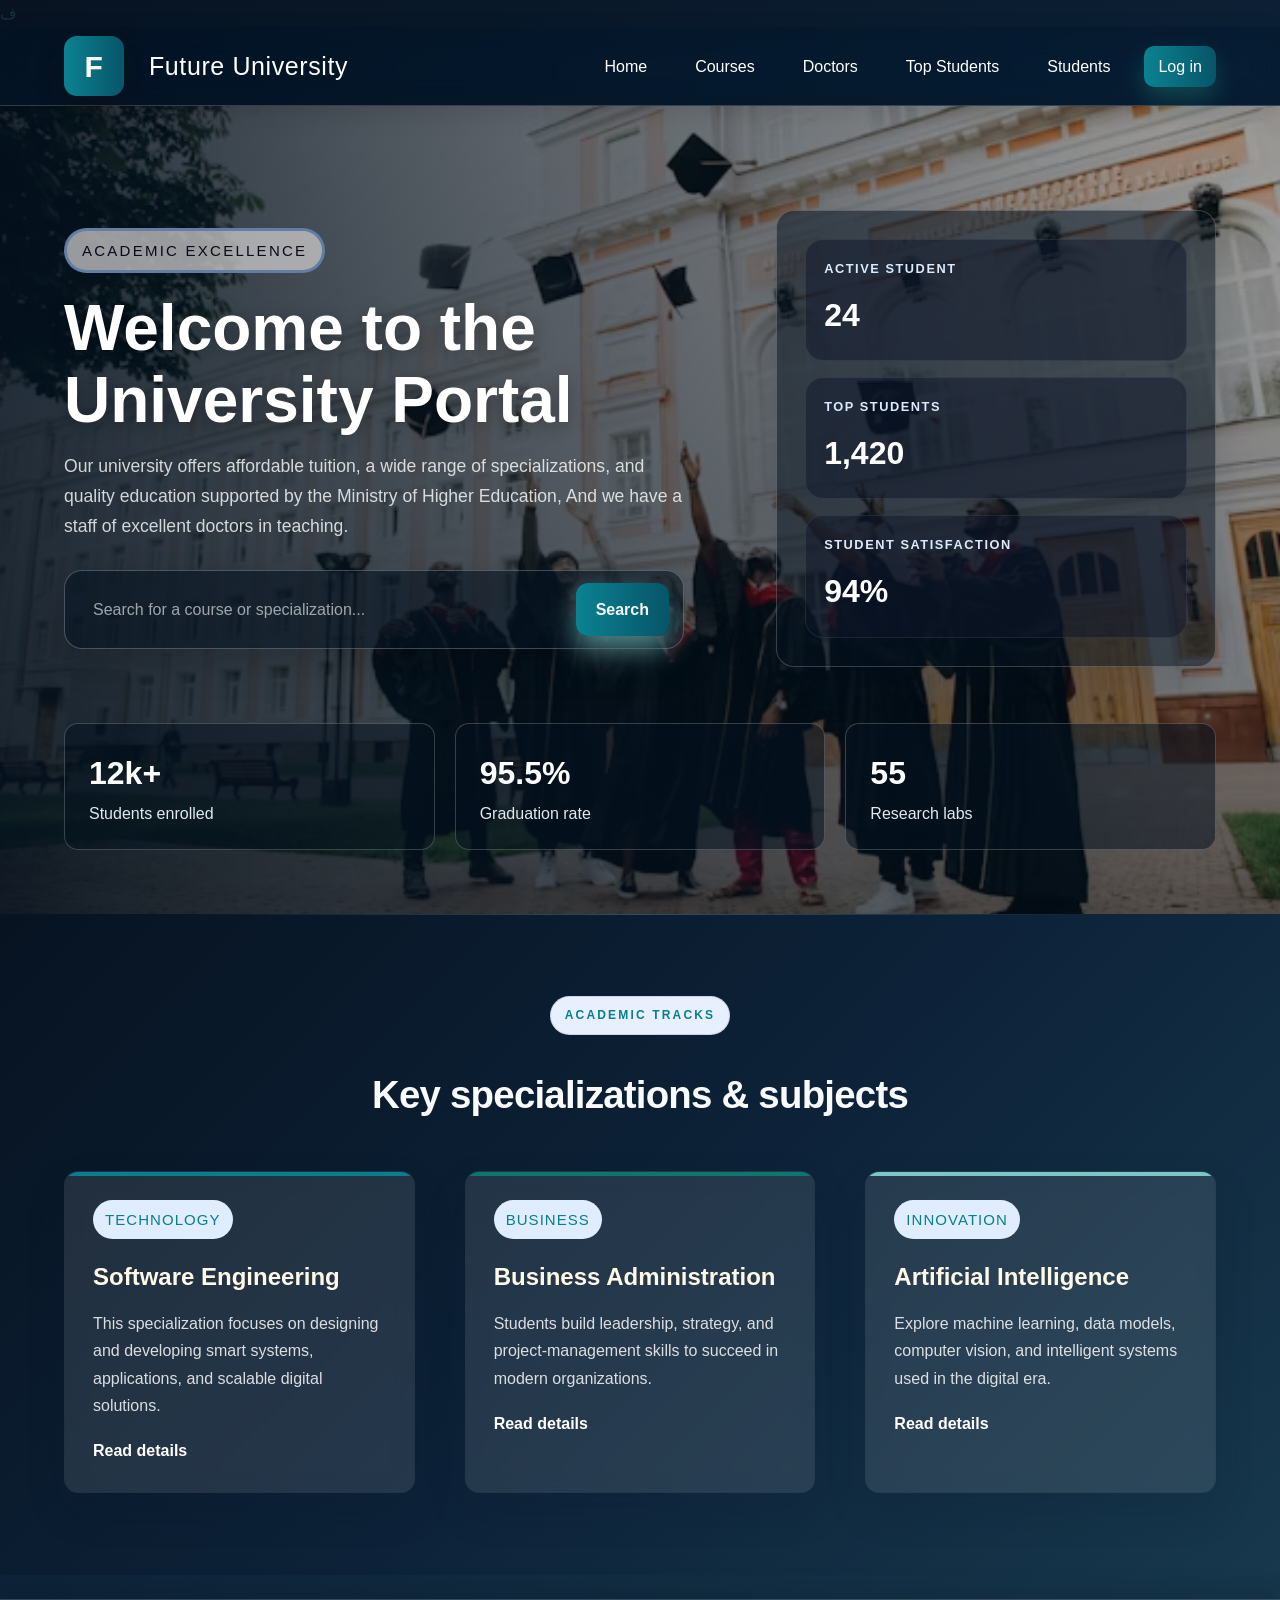
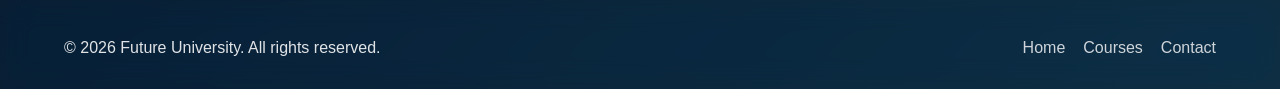
<file: index.html>
ف<!DOCTYPE html>
<html lang="en">
<head>
    <meta charset="UTF-8" />
    <meta name="viewport" content="width=device-width, initial-scale=1.0" />
    <title>Future University</title>
    <link rel="stylesheet" href="style.css" />
</head>
<body>
    <header class="navbar">
        <div class="container navbar-inner">
            <div class="logo"><span class="logo-mark">F</span>Future University</div>
            <nav>
                <ul class="nav-links">
                    <li><a href="index.html">Home</a></li>
                    <li><a href="courses.html">Courses</a></li>
                    <li><a href="DoctoresPage.html">Doctors</a></li>
                    <li><a href="top-students.html">Top Students</a></li>
                    <li><a href="students.html">Students</a></li>
                    <li><a href="login.html" class="btn-login">Log in</a></li>
                </ul>
            </nav>
        </div>
    </header>

    <main>
        <section class="hero">
            <div class="container hero-inner">
                <div class="hero-copy">
                    <span class="eyebrow">Academic excellence</span>
                    <h1>Welcome to the University Portal</h1>
                    <p>Our university offers affordable tuition, a wide range of specializations, and quality education supported by the Ministry of Higher Education, And we have a staff of excellent doctors in teaching.</p>
                    <div class="hero-search-box">
                        <input type="text" placeholder="Search for a course or specialization..." />
                        <button type="button">Search</button>
                    </div>
                </div>

                <div class="hero-panel">
                    <div class="mini-card">
                        <h3>Active STUDENT</h3>
                        <strong>24</strong>
                    </div>
                    <div class="mini-card">
                        <h3>Top students</h3>
                        <strong>1,420</strong>
                    </div>
                    <div class="mini-card">
                        <h3>Student satisfaction</h3>
                        <strong>94%</strong>
                    </div>
                </div>
            </div>

            <div class="container hero-stats">
                <div class="stat-card">
                    <strong>12k+</strong>
                    Students enrolled
                </div>
                <div class="stat-card">
                    <strong>95.5%</strong>
                    Graduation rate
                </div>
                <div class="stat-card">
                    <strong>55</strong>
                    Research labs
                </div>
            </div>
        </section>

        <section class="section">
            <div class="container">
                <div class="section-header">
                    <span>Academic tracks</span>
                    <h2 class="section-title">Key specializations & subjects</h2>
                </div>

                <div class="card-grid">
                    <article class="info-card">
                        <span class="badge">Technology</span>
                        <h3>Software Engineering</h3>
                        <p>This specialization focuses on designing and developing smart systems, applications, and scalable digital solutions.</p>
                        <a href="courses.html" class="link-btn">Read details </a>
                    </article>

                    <article class="info-card">
                        <span class="badge">Business</span>
                        <h3>Business Administration</h3>
                        <p>Students build leadership, strategy, and project-management skills to succeed in modern organizations.</p>
                        <a href="courses.html" class="link-btn">Read details </a>
                    </article>

                    <article class="info-card">
                        <span class="badge">Innovation</span>
                        <h3>Artificial Intelligence</h3>
                        <p>Explore machine learning, data models, computer vision, and intelligent systems used in the digital era.</p>
                        <a href="courses.html" class="link-btn">Read details </a>
                    </article>
                </div>
            </div>
        </section>
    </main>

    <footer>
        <div class="container footer-inner">
            <p>© 2026 Future University. All rights reserved.</p>
            <div class="footer-links">
                <a href="index.html">Home</a>
                <a href="courses.html">Courses</a>
                <a href="login.html">Contact</a>
            </div>
        </div>
    </footer>
</body>
</html>
</file>
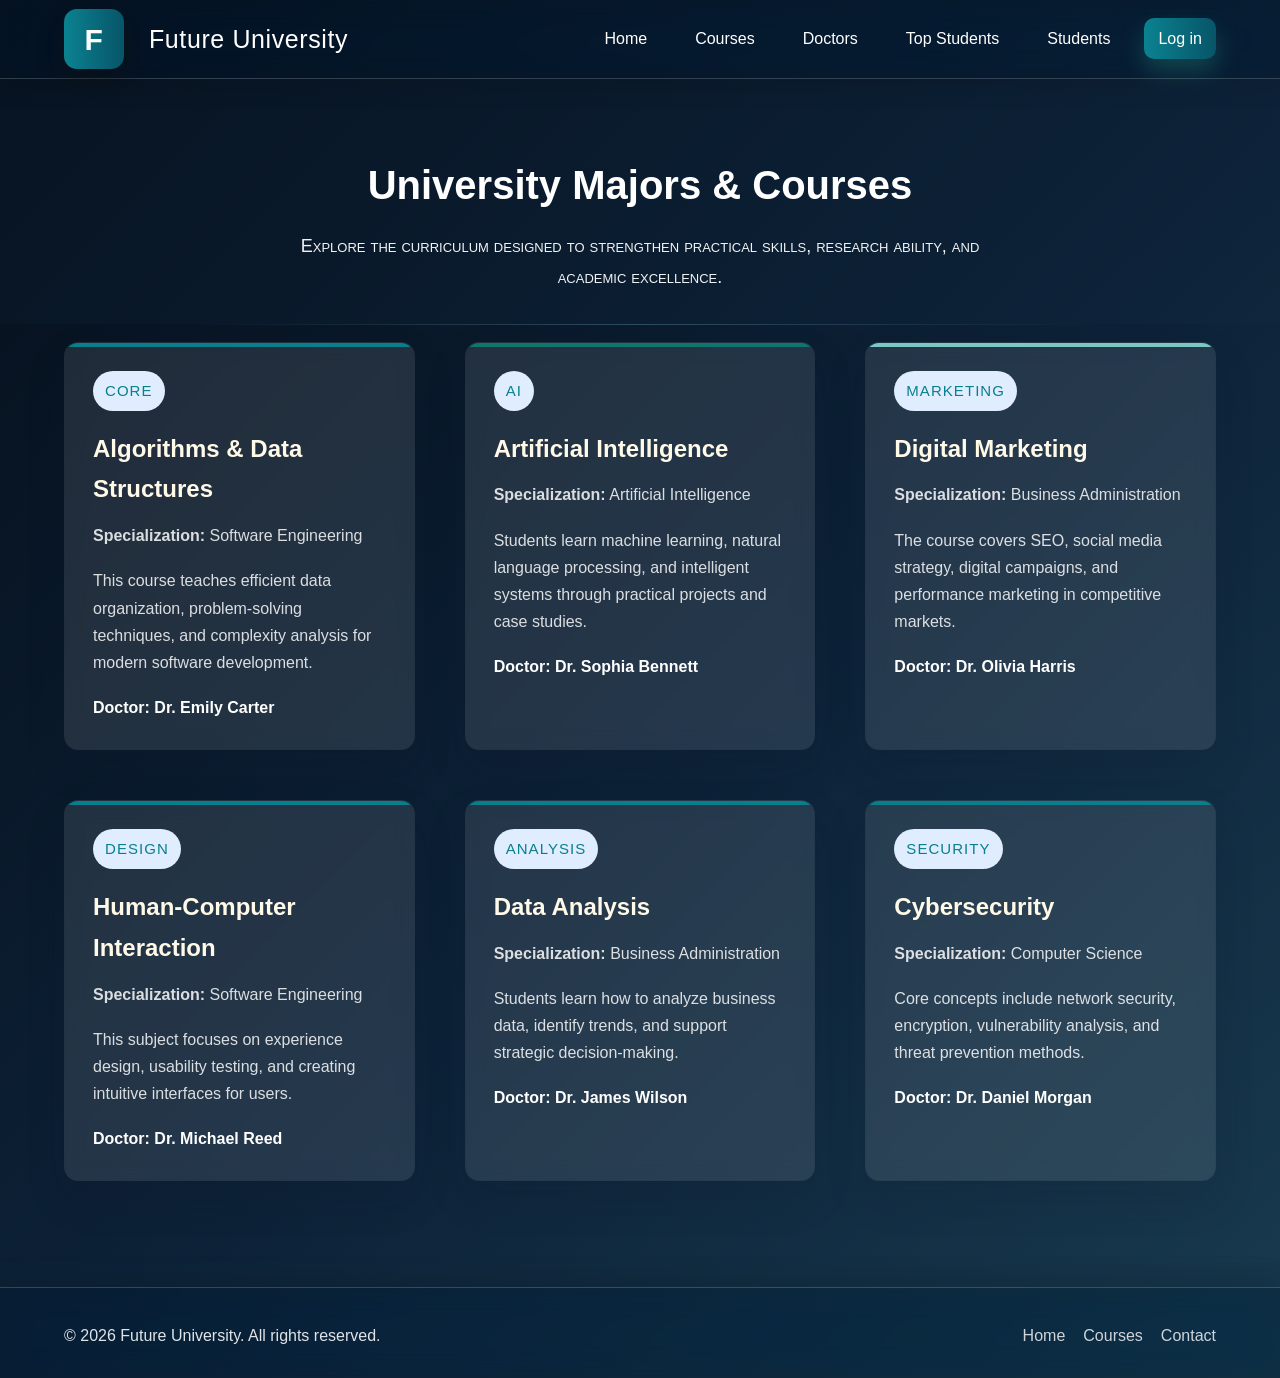
<file: courses.html>
<!DOCTYPE html>
<html lang="en">
<head>
    <meta charset="UTF-8" />
    <meta name="viewport" content="width=device-width, initial-scale=1.0" />
    <title>Courses | Future University</title>
    <link rel="stylesheet" href="style.css" />
</head>
<body>
    <header class="navbar">
        <div class="container navbar-inner">
            <div class="logo"><span class="logo-mark">F</span>Future University</div>
            <nav>
                <ul class="nav-links">
                    <li><a href="index.html">Home</a></li>
                    <li><a href="courses.html">Courses</a></li>
                    <li><a href="DoctoresPage.html">Doctors</a></li>
                    <li><a href="top-students.html">Top Students</a></li>
                    <li><a href="students.html">Students</a></li>
                    <li><a href="login.html" class="btn-login">Log in</a></li>
                </ul>
            </nav>
        </div>
    </header>

    <main>
        <section class="page-header">
            <div class="container">
                <h1>University Majors & Courses</h1>
                <p>Explore the curriculum designed to strengthen practical skills, research ability, and academic excellence.</p>
            </div>
        </section>

        <section class="section" style="padding-top: 18px;">
            <div class="container">
                <div class="card-grid">
                    <article class="info-card">
                        <span class="badge">Core</span>
                        <h3>Algorithms & Data Structures</h3>
                        <p><strong>Specialization:</strong> Software Engineering</p>
                        <p>This course teaches efficient data organization, problem-solving techniques, and complexity analysis for modern software development.</p>
                        <a href="DoctoresPage.html" class="link-btn">Doctor: Dr. Emily Carter</a>
                    </article>

                    <article class="info-card">
                        <span class="badge">AI</span>
                        <h3>Artificial Intelligence</h3>
                        <p><strong>Specialization:</strong> Artificial Intelligence</p>
                        <p>Students learn machine learning, natural language processing, and intelligent systems through practical projects and case studies.</p>
                        <a href="DoctoresPage.html" class="link-btn">Doctor: Dr. Sophia Bennett</a>
                    </article>

                    <article class="info-card">
                        <span class="badge">Marketing</span>
                        <h3>Digital Marketing</h3>
                        <p><strong>Specialization:</strong> Business Administration</p>
                        <p>The course covers SEO, social media strategy, digital campaigns, and performance marketing in competitive markets.</p>
                        <a href="DoctoresPage.html" class="link-btn">Doctor: Dr. Olivia Harris</a>
                    </article>

                    <article class="info-card">
                        <span class="badge">Design</span>
                        <h3>Human-Computer Interaction</h3>
                        <p><strong>Specialization:</strong> Software Engineering</p>
                        <p>This subject focuses on experience design, usability testing, and creating intuitive interfaces for users.</p>
                        <a href="DoctoresPage.html" class="link-btn">Doctor: Dr. Michael Reed</a>
                    </article>

                    <article class="info-card">
                        <span class="badge">Analysis</span>
                        <h3>Data Analysis</h3>
                        <p><strong>Specialization:</strong> Business Administration</p>
                        <p>Students learn how to analyze business data, identify trends, and support strategic decision-making.</p>
                        <a href="DoctoresPage.html" class="link-btn">Doctor: Dr. James Wilson</a>
                    </article>

                    <article class="info-card">
                        <span class="badge">Security</span>
                        <h3>Cybersecurity</h3>
                        <p><strong>Specialization:</strong> Computer Science</p>
                        <p>Core concepts include network security, encryption, vulnerability analysis, and threat prevention methods.</p>
                        <a href="DoctoresPage.html" class="link-btn">Doctor: Dr. Daniel Morgan</a>
                    </article>
                </div>
            </div>
        </section>
    </main>

    <footer>
        <div class="container footer-inner">
            <p>© 2026 Future University. All rights reserved.</p>
            <div class="footer-links">
                <a href="index.html">Home</a>
                <a href="courses.html">Courses</a>
                <a href="login.html">Contact</a>
            </div>
        </div>
    </footer>
</body>
</html>
</file>
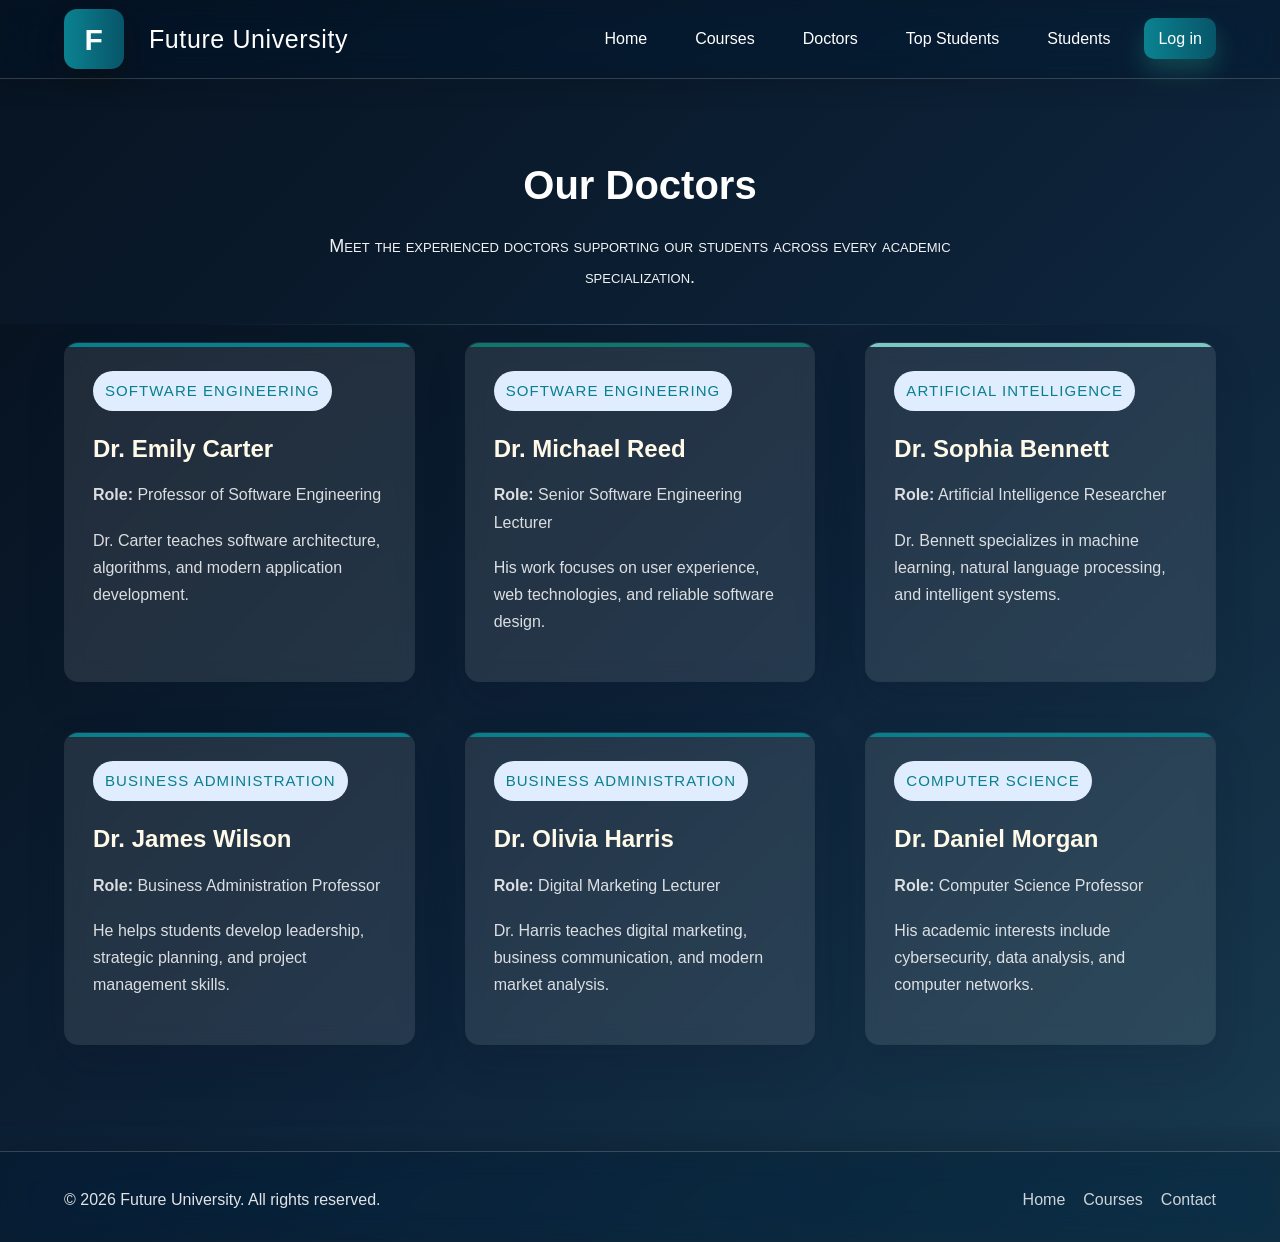
<file: DoctoresPage.html>
<!DOCTYPE html>
<html lang="en">
<head>
    <meta charset="UTF-8" />
    <meta name="viewport" content="width=device-width, initial-scale=1.0" />
    <title>Doctors | Future University</title>
    <link rel="stylesheet" href="style.css" />
</head>
<body>
    <header class="navbar">
        <div class="container navbar-inner">
            <div class="logo"><span class="logo-mark">F</span>Future University</div>
            <nav>
                <ul class="nav-links">
                    <li><a href="index.html">Home</a></li>
                    <li><a href="courses.html">Courses</a></li>
                    <li><a href="DoctoresPage.html">Doctors</a></li>
                    <li><a href="top-students.html">Top Students</a></li>
                    <li><a href="students.html">Students</a></li>
                    <li><a href="login.html" class="btn-login">Log in</a></li>
                </ul>
            </nav>
        </div>
    </header>

    <main>
        <section class="page-header">
            <div class="container">
                <h1>Our Doctors</h1>
                <p>Meet the experienced doctors supporting our students across every academic specialization.</p>
            </div>
        </section>

        <section class="section" style="padding-top: 18px;">
            <div class="container">
                <div class="card-grid">
                    <article class="info-card">
                        <span class="badge">Software Engineering</span>
                        <h3>Dr. Emily Carter</h3>
                        <p><strong>Role:</strong> Professor of Software Engineering</p>
                        <p>Dr. Carter teaches software architecture, algorithms, and modern application development.</p>
                    </article>

                    <article class="info-card">
                        <span class="badge">Software Engineering</span>
                        <h3>Dr. Michael Reed</h3>
                        <p><strong>Role:</strong> Senior Software Engineering Lecturer</p>
                        <p>His work focuses on user experience, web technologies, and reliable software design.</p>
                    </article>

                    <article class="info-card">
                        <span class="badge">Artificial Intelligence</span>
                        <h3>Dr. Sophia Bennett</h3>
                        <p><strong>Role:</strong> Artificial Intelligence Researcher</p>
                        <p>Dr. Bennett specializes in machine learning, natural language processing, and intelligent systems.</p>
                    </article>

                    <article class="info-card">
                        <span class="badge">Business Administration</span>
                        <h3>Dr. James Wilson</h3>
                        <p><strong>Role:</strong> Business Administration Professor</p>
                        <p>He helps students develop leadership, strategic planning, and project management skills.</p>
                    </article>

                    <article class="info-card">
                        <span class="badge">Business Administration</span>
                        <h3>Dr. Olivia Harris</h3>
                        <p><strong>Role:</strong> Digital Marketing Lecturer</p>
                        <p>Dr. Harris teaches digital marketing, business communication, and modern market analysis.</p>
                    </article>

                    <article class="info-card">
                        <span class="badge">Computer Science</span>
                        <h3>Dr. Daniel Morgan</h3>
                        <p><strong>Role:</strong> Computer Science Professor</p>
                        <p>His academic interests include cybersecurity, data analysis, and computer networks.</p>
                    </article>
                </div>
            </div>
        </section>
    </main>

    <footer>
        <div class="container footer-inner">
            <p>&copy; 2026 Future University. All rights reserved.</p>
            <div class="footer-links">
                <a href="index.html">Home</a>
                <a href="courses.html">Courses</a>
                <a href="login.html">Contact</a>
            </div>
        </div>
    </footer>
</body>
</html>
</file>
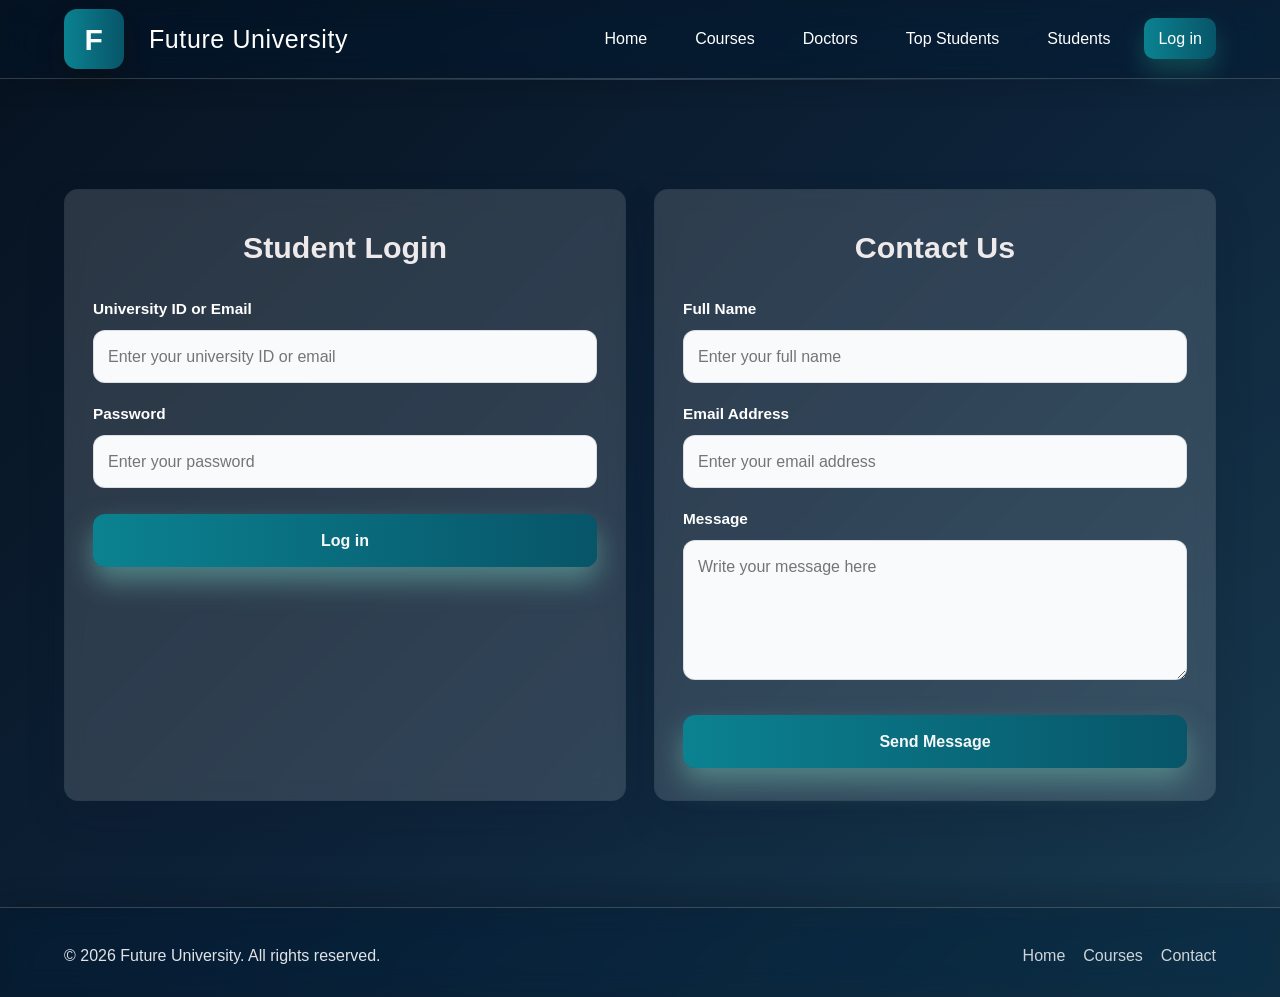
<file: login.html>
<!DOCTYPE html>
<html lang="en">
<head>
    <meta charset="UTF-8" />
    <meta name="viewport" content="width=device-width, initial-scale=1.0" />
    <title>Login & Contact | Future University</title>
    <link rel="stylesheet" href="style.css" />
</head>
<body>
    <header class="navbar">
        <div class="container navbar-inner">
            <div class="logo"><span class="logo-mark">F</span>Future University</div>
            <nav>
                <ul class="nav-links">
                    <li><a href="index.html">Home</a></li>
                    <li><a href="courses.html">Courses</a></li>
                    <li><a href="DoctoresPage.html">Doctors</a></li>
                    <li><a href="top-students.html">Top Students</a></li>
                    <li><a href="students.html">Students</a></li>
                    <li><a href="login.html" class="btn-login">Log in</a></li>
                </ul>
            </nav>
        </div>
    </header>

    <main class="section">
        <div class="container form-layout">
            <div class="form-box">
                <h2>Student Login</h2>
                <form>
                    <div class="form-group">
                        <label for="student-id">University ID or Email</label>
                        <input id="student-id" type="text" placeholder="Enter your university ID or email" required />
                    </div>
                    <div class="form-group">
                        <label for="password">Password</label>
                        <input id="password" type="password" placeholder="Enter your password" required />
                    </div>
                    <button type="submit" class="submit-btn">Log in</button>
                </form>
            </div>

            <div class="form-box">
                <h2>Contact Us</h2>
                <form>
                    <div class="form-group">
                        <label for="name">Full Name</label>
                        <input id="name" type="text" placeholder="Enter your full name" required />
                    </div>
                    <div class="form-group">
                        <label for="email">Email Address</label>
                        <input id="email" type="email" placeholder="Enter your email address" required />
                    </div>
                    <div class="form-group">
                        <label for="message">Message</label>
                        <textarea id="message" placeholder="Write your message here" required></textarea>
                    </div>
                    <button type="submit" class="submit-btn">Send Message</button>
                </form>
            </div>
        </div>
    </main>

    <footer>
        <div class="container footer-inner">
            <p>© 2026 Future University. All rights reserved.</p>
            <div class="footer-links">
                <a href="index.html">Home</a>
                <a href="courses.html">Courses</a>
                <a href="login.html">Contact</a>
            </div>
        </div>
    </footer>
</body>
</html>
</file>
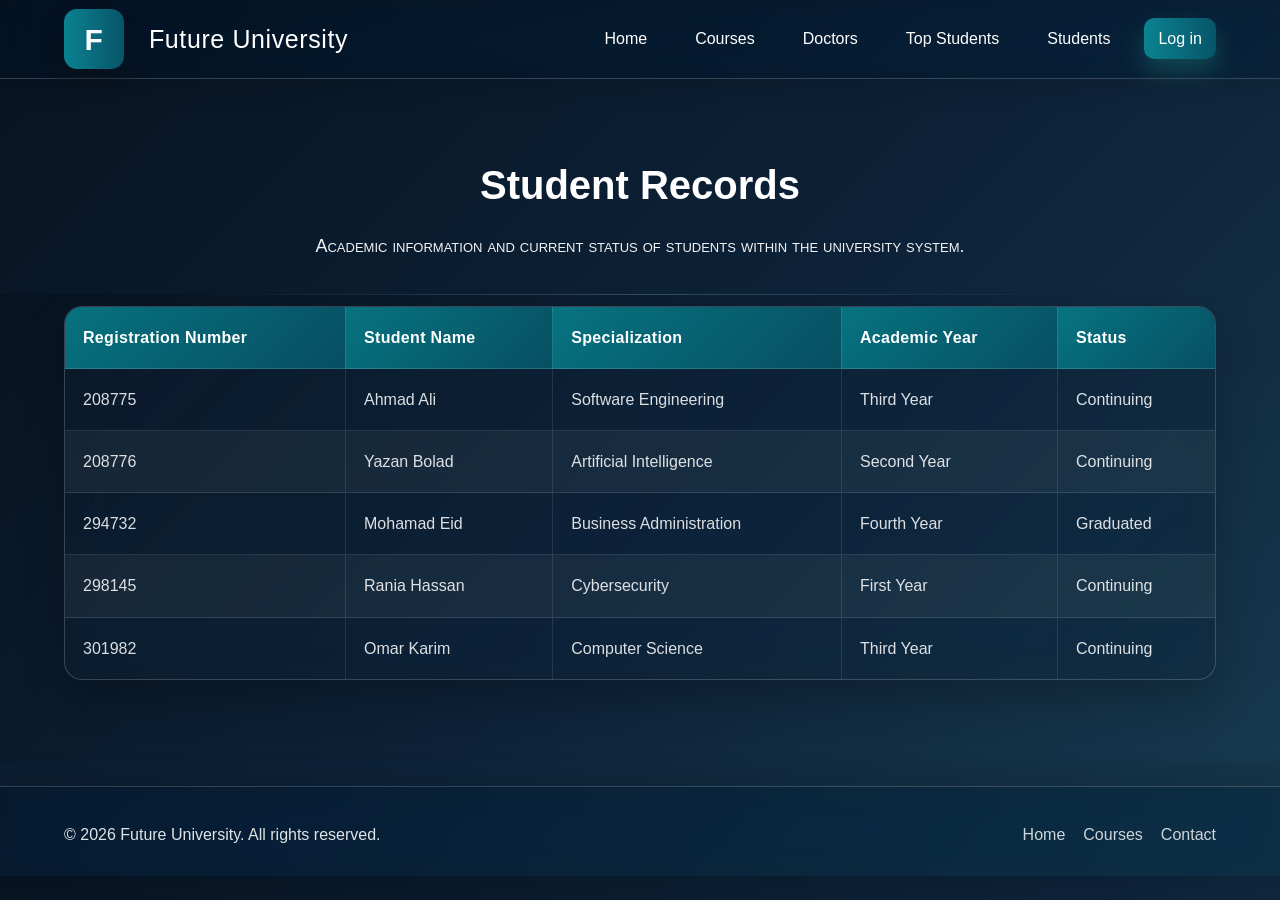
<file: students.html>
<!DOCTYPE html>
<html lang="en">
<head>
    <meta charset="UTF-8" />
    <meta name="viewport" content="width=device-width, initial-scale=1.0" />
    <title>Students | Future University</title>
    <link rel="stylesheet" href="style.css" />
</head>
<body>
    <header class="navbar">
        <div class="container navbar-inner">
            <div class="logo"><span class="logo-mark">F</span>Future University</div>
            <nav>
                <ul class="nav-links">
                    <li><a href="index.html">Home</a></li>
                    <li><a href="courses.html">Courses</a></li>
                    <li><a href="DoctoresPage.html">Doctors</a></li>
                    <li><a href="top-students.html">Top Students</a></li>
                    <li><a href="students.html">Students</a></li>
                    <li><a href="login.html" class="btn-login">Log in</a></li>
                </ul>
            </nav>
        </div>
    </header>

    <main>
        <section class="page-header">
            <div class="container">
                <h1>Student Records</h1>
                <p>Academic information and current status of students within the university system.</p>
            </div>
        </section>

        <section class="section" style="padding-top: 12px;">
            <div class="container">
                <table class="students-table">
                    <thead>
                        <tr>
                            <th>Registration Number</th>
                            <th>Student Name</th>
                            <th>Specialization</th>
                            <th>Academic Year</th>
                            <th>Status</th>
                        </tr>
                    </thead>
                    <tbody>
                        <tr>
                            <td>208775</td>
                            <td>Ahmad Ali</td>
                            <td>Software Engineering</td>
                            <td>Third Year</td>
                            <td>Continuing</td>
                        </tr>
                        <tr>
                            <td>208776</td>
                            <td>Yazan Bolad</td>
                            <td>Artificial Intelligence</td>
                            <td>Second Year</td>
                            <td>Continuing</td>
                        </tr>
                        <tr>
                            <td>294732</td>
                            <td>Mohamad Eid</td>
                            <td>Business Administration</td>
                            <td>Fourth Year</td>
                            <td>Graduated</td>
                        </tr>
                        <tr>
                            <td>298145</td>
                            <td>Rania Hassan</td>
                            <td>Cybersecurity</td>
                            <td>First Year</td>
                            <td>Continuing</td>
                        </tr>
                        <tr>
                            <td>301982</td>
                            <td>Omar Karim</td>
                            <td>Computer Science</td>
                            <td>Third Year</td>
                            <td>Continuing</td>
                        </tr>
                    </tbody>
                </table>
            </div>
        </section>
    </main>

    <footer>
        <div class="container footer-inner">
            <p>© 2026 Future University. All rights reserved.</p>
            <div class="footer-links">
                <a href="index.html">Home</a>
                <a href="courses.html">Courses</a>
                <a href="login.html">Contact</a>
            </div>
        </div>
    </footer>
</body>
</html>
</file>
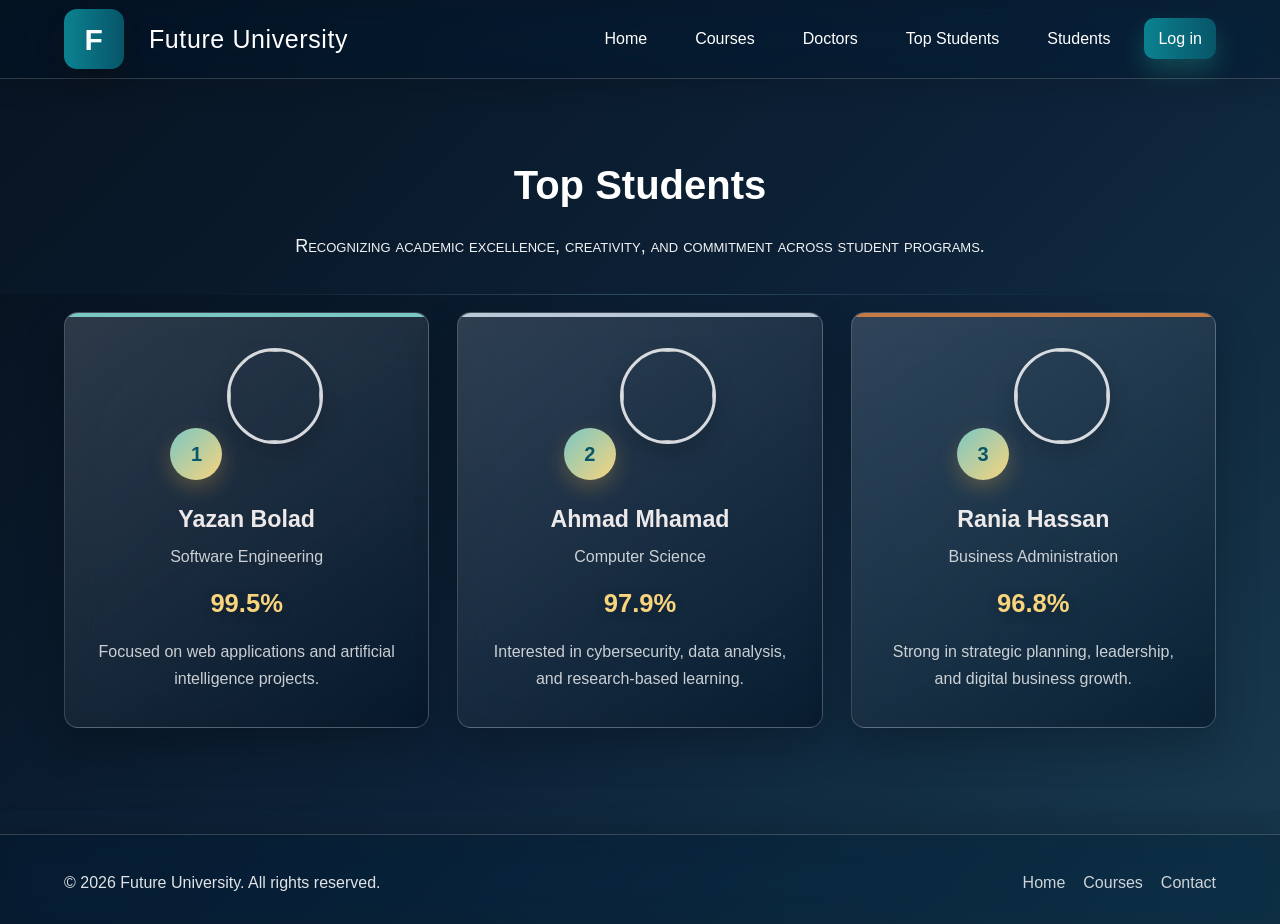
<file: top-students.html>
<!DOCTYPE html>
<html lang="en">
<head>
    <meta charset="UTF-8" />
    <meta name="viewport" content="width=device-width, initial-scale=1.0" />
    <title>Top Students | Future University</title>
    <link rel="stylesheet" href="style.css" />
</head>
<body>
    <header class="navbar">
        <div class="container navbar-inner">
            <div class="logo"><span class="logo-mark">F</span>Future University</div>
            <nav>
                <ul class="nav-links">
                    <li><a href="index.html">Home</a></li>
                    <li><a href="courses.html">Courses</a></li>
                    <li><a href="DoctoresPage.html">Doctors</a></li>
                    <li><a href="top-students.html">Top Students</a></li>
                    <li><a href="students.html">Students</a></li>
                    <li><a href="login.html" class="btn-login">Log in</a></li>
                </ul>
            </nav>
        </div>
    </header>

    <main>
        <section class="page-header">
            <div class="container">
                <h1>Top Students</h1>
                <p>Recognizing academic excellence, creativity, and commitment across student programs.</p>
            </div>
        </section>

        <section class="section" style="padding-top: 18px;">
            <div class="container">
                <div class="rank-grid">
                    <article class="rank-card">
                        <div class="rank-badge">1</div>
                        <img class="student-avatar">
                        <h3>Yazan Bolad</h3>
                        <p>Software Engineering</p>
                        <div class="score">99.5%</div>
                        <p>Focused on web applications and artificial intelligence projects.</p>
                    </article>

                    <article class="rank-card">
                        <div class="rank-badge">2</div>
                        <img class="student-avatar">
                        <h3>Ahmad Mhamad</h3>
                        <p>Computer Science</p>
                        <div class="score">97.9%</div>
                        <p>Interested in cybersecurity, data analysis, and research-based learning.</p>
                    </article>

                    <article class="rank-card">
                        <div class="rank-badge">3</div>
                        <img class="student-avatar">
                        <h3>Rania Hassan</h3>
                        <p>Business Administration</p>
                        <div class="score">96.8%</div>
                        <p>Strong in strategic planning, leadership, and digital business growth.</p>
                    </article>
                </div>
            </div>
        </section>
    </main>

    <footer>
        <div class="container footer-inner">
            <p>© 2026 Future University. All rights reserved.</p>
            <div class="footer-links">
                <a href="index.html">Home</a>
                <a href="courses.html">Courses</a>
                <a href="login.html">Contact</a>
            </div>
        </div>
    </footer>
</body>
</html>
</file>
<file: style.css>
:root {
    --bg: #f4f8f7;
    --bg-soft: #e7f0ef;
    --panel: #ffffff;
    --panel-alt: #edf5f4;
    --primary: #087f8c;
    --primary-strong: #075568;
    --accent: #7bc7c3;
    --accent-soft: #f7e8bd;
    --text: #16333b;
    --muted: #587078;
    --line: rgba(22, 51, 59, 0.13);
    --success: #10b981;
    --shadow: 0 18px 40px rgba(15, 23, 42, 0.14);
}

html {
    scroll-behavior: smooth;
}

* {
    box-sizing: border-box;
    margin: 0;
    padding: 0;
}

body {
    font-family: 'Trebuchet MS', 'Segoe UI', sans-serif;
    background: linear-gradient(135deg, #071321 0%, #0d2238 52%, #17384d 100%);
    color: var(--text);
    line-height: 1.7;
}

a {
    text-decoration: none;
    color: inherit;
}

button,
input,
textarea {
    font: inherit;
}

.container {
    width: min(1200px, 90%);
    margin: 0 auto;
}


.navbar {
    position: sticky;
    top: 0;
    z-index: 30;
    background: rgba(4, 18, 32, 0.24);
    -webkit-backdrop-filter: blur(14px) saturate(130%);
    backdrop-filter: blur(14px) saturate(125%);
    border-bottom: 1px solid rgba(255, 255, 255, 0.18);
    box-shadow: 0 8px 24px rgba(0, 0, 0, 0.12);
}

.navbar-inner {
    display: flex;
    align-items: center;
    justify-content: space-between;
    min-height: 78px;
    gap: 30px;
}

.logo {
    display: inline-flex;
    align-items: center;
    gap: 25px;
    font-size: 25px;
    font-weight: 500;
    color: #fff;
    letter-spacing: 0.6px;
    user-select: none;
}

.logo-mark {
    display: inline-flex;
    align-items: center;
    justify-content: center;
    width: 36px;
    height: 36px;
    border-radius: 13px;
    background: linear-gradient(90deg, #0b8291 0%, #075568 100%);
    color: #fcfdff;
    padding: 30px;
    font-weight: 700;
    font-size: 30px;
    box-shadow: 0 12px 25px rgba(15, 15, 14, 0.4);
    user-select: none;
}



.nav-links {
    display: flex;
    align-items: center;
    gap: 20px;
    flex-wrap: wrap;
    list-style: none;
}

.nav-links a {
    color: rgb(255, 255, 255);
    padding: 12px 14px;
    border-radius: 10px;
    transition: all 0.25s ease;
    font-weight: 500;
}

.nav-links a:hover {
    color: hsl(0, 0%, 100%);
    background: rgba(255, 255, 255, 0.12);
}

.btn-login {
    background: linear-gradient(90deg, #0b8291 0%, #075568 100%);
    color: #ffffff;
    padding: 10px 18px;
    border-radius: 999px;
    box-shadow: 0 12px 24px rgba(47, 175, 150, 0.28);
}

.hero {
    position: relative;
    isolation: isolate;
    min-height: 650px;
    display: flex;
    flex-direction: column;
    justify-content: center;
    background: url('media/graduate.jpg') center 35% / cover;
    color: white;
    padding: 104px 0 64px;
}

.hero::after {
    content: '';
    position: absolute;
    inset: 0;
    z-index: -1;
    background:
        linear-gradient(90deg, rgba(4, 18, 32, 0.82) 0%, rgba(4, 18, 32, 0.5) 45%, rgba(4, 18, 32, 0.14) 100%),
        linear-gradient(180deg, rgba(4, 18, 32, 0.12), rgba(4, 18, 32, 0.42));
    pointer-events: none;
}

.hero-inner {
    display: grid;
    grid-template-columns: 1.4fr 0.9fr;
    align-items: center;
    gap: 28px;
}

.eyebrow {
    display: inline-block;
    padding: 7px 15px;
    border-radius: 50px;
    background: rgba(214, 211, 211, 0.708);
    border: 3px solid rgba(98, 124, 165, 0.97);
    font-size: 15px;
    letter-spacing: 0.15em;
    text-transform: uppercase;
    color: #0a0a1a;
    user-select: none;
}

.hero-copy h1 {
    font-size: clamp(2.5rem, 5vw, 4.2rem);
    line-height: 1.12;
    margin: 20px 0 16px;
    max-width: 680px;
    text-shadow: 0 4px 18px rgba(0, 0, 0, 0.3);
    user-select: none;
}

.hero-copy p {
    font-size: 1.1rem;
    color: rgba(255, 255, 255, 0.8);
    max-width: 620px;
    margin-bottom: 28px;
    user-select: none;
}

.hero-search-box {
    display: flex;
    align-items: center;
    gap: 12px;
    background: rgba(4, 18, 32, 0.58);
    border: 1px solid rgba(255, 255, 255, 0.24);
    box-shadow: 0 16px 36px rgba(0, 0, 0, 0.2);
    border-radius: 18px;
    padding: 12px 14px;
    max-width: 620px;
}

.hero-search-box input {
    flex: 1;
    min-width: 0;
    background: transparent;
    border: none;
    color: white;
    outline: none;
    font-size: 1rem;
    padding: 12px 14px;
}

.hero-search-box input::placeholder {
    color: rgba(255, 255, 255, 0.6);
}

.hero-search-box button,
.submit-btn,
.primary-btn {
    border: none;
    border-radius: 12px;
    background: linear-gradient(90deg, #0b8291 0%, #075568 100%);
    color: #f6f7f8;
    padding: 13px 20px;
    font-weight: 800;
    cursor: pointer;
    transition: transform 0.2s ease, box-shadow 0.2s ease;
    box-shadow: 0 14px 28px #528487;
}

.hero-search-box button:hover,
.submit-btn:hover,
.primary-btn:hover {
    transform: translateY(-5px);
}

.hero-panel {
    background: rgba(4, 18, 32, 0.52);
    border: 1px solid rgba(255, 255, 255, 0.2);
    border-radius: 18px;
    padding: 28px;
    box-shadow: var(--shadow);
    user-select: none;
}

.hero-panel .mini-card {
    background: rgba(15, 23, 42, 0.5);
    border-radius: 18px;
    padding: 18px;
    border: 1px solid rgba(255, 255, 255, 0.08);
    margin-bottom: 16px;
}

.hero-panel .mini-card:last-child {
    margin-bottom: 0;
}

.hero-panel h3 {
    font-size: 0.8rem;
    color: #dbeafe;
    letter-spacing: 0.12em;
    text-transform: uppercase;
    margin-bottom: 8px;
}

.hero-panel strong {
    font-size: 2rem;
    color: white;
}

.hero-stats {
    display: grid;
    grid-template-columns: repeat(3, minmax(0, 1fr));
    gap: 20px;
    margin-top: 56px;
    user-select: none;
}

.stat-card {
    background: rgba(4, 18, 32, 0.52);
    border: 1px solid rgba(255, 255, 255, 0.2);
    border-radius: 14px;
    padding: 22px 24px;
    color: #e2e8f0;
    user-select: none;
}

.stat-card strong {
    display: block;
    font-size: 2rem;
    color: #fff;
}

.section {
    position: relative;
    overflow: hidden;
    padding: 82px 0;
    background: linear-gradient(135deg, #071321 0%, #0d2238 52%, #17384d 100%);
}

.section::before {
    content: '';
    position: absolute;
    top: 0;
    left: 50%;
    width: min(920px, 80%);
    height: 1px;
    background: linear-gradient(90deg, transparent, rgba(126, 196, 211, 0.3), transparent);
    transform: translateX(-50%);
}

.section > .container {
    position: relative;
    z-index: 1;
}

.section-header {
    text-align: center;
    margin-bottom: 44px;
}
.section-header span {
    color: var(--primary);
    font-weight: 800;
    text-transform: uppercase;
    letter-spacing: 0.18em;
    font-size: 0.75rem;
    border: 1px solid rgba(30, 58, 138, 0.15);
    color: var(--primary);
    border-radius: 55px;
    background-color: #e8f0ff;
    padding: 8px 14px;
    display: inline-block;
    margin-bottom: 15px;

}

.section-title {
    font-size: clamp(2rem, 3vw, 2.7rem);
    margin-top: 12px;
    color: #f8fafc;
    letter-spacing: -0.02em;
}

.card-grid,
.rank-grid,
.feature-grid {
    display: grid;
    grid-template-columns: repeat(3, minmax(0, 1fr));
    gap: 50px;
}

.info-card,
.rank-card,
.feature-card,
.form-box {
    background: var(--panel);
    border: 1px solid var(--line);
    border-radius: 14px;
    box-shadow: var(--shadow);
}

.info-card {
    padding: 28px;
    position: relative;
    overflow: hidden;
    background: rgba(255, 255, 255, 0.1);
    -webkit-backdrop-filter: blur(10px);
    backdrop-filter: blur(10px);
    transition: transform 0.25s ease, box-shadow 0.25s ease, border-color 0.25s ease;
}

.info-card::before {
    content: '';
    position: absolute;
    top: 0;
    left: 0;
    right: 0;
    height: 4px;
    background: var(--card-accent, var(--primary));
}

.info-card:nth-child(2) {
    --card-accent: #0f766e;
}

.info-card:nth-child(3) {
    --card-accent: var(--accent);
}

.info-card:hover {
    transform: translateY(-6px);
    border-color: rgba(30, 58, 138, 0.28);
    box-shadow: 0 22px 44px rgba(15, 23, 42, 0.18);
}

.info-card .badge {
    display: inline-flex;
    align-items: center;
    padding: 7px 12px;
    border-radius: 999px;
    background: #e0edff;
    color: var(--primary);
    font-size: 15px;
    font-weight: 500;
    letter-spacing: 0.07em;
    text-transform: uppercase;
    margin-bottom: 18px;
}

.info-card h3 {
    font-size: 1.5rem;
    margin-bottom: 12px;
    color: #fff9e8;
}

.info-card p {
    color: rgba(255, 255, 255, 0.84);
    margin-bottom: 18px;
}

.link-btn {
    display: inline-flex;
    align-items: center;
    gap: 7px;
    color: white;
    font-weight: 700;
    transition: gap 0.2s ease, color 0.2s ease;
}

.link-btn:hover {
    color: var(--accent);
    gap: 11px;
}

.feature-grid {
    margin-top: 30px;
}

.feature-card {
    padding: 26px;
}

.feature-card h3,
.rank-card h3,
.form-box h2 {
    color: rgba(246, 240, 240, 0.963);
}

.feature-card p,
.rank-card p,
.form-box p {
    color: #fdffff
}

.feature-icon {
    display: inline-flex;
    align-items: center;
    justify-content: center;
    width: 54px;
    height: 54px;
    border-radius: 16px;
    background: linear-gradient(135deg, #dbeafe, #fef3c7);
    color: var(--primary);
    font-size: 1.7rem;
    margin-bottom: 18px;
}

.page-header {
    padding: 72px 0 32px;
    background: transparent;
}

.page-header h1 {
    font-size: 40px;
    text-align: center;
    color: white;
    margin-bottom: 12px;
}

.page-header p {
    text-align: center;
    color: var(--muted);
    max-width: 700px;
    margin: 0 auto;
    color: rgba(255, 255, 255, 0.947);
    font-variant:small-caps;
    font-size: 18px;
}

.students-table {
    width: 100%;
    border-collapse: separate;
    border-spacing: 0;
    background: rgba(4, 18, 32, 0.34);
    -webkit-backdrop-filter: blur(16px) saturate(125%);
    backdrop-filter: blur(16px) saturate(125%);
    border-radius: 18px;
    overflow: hidden;
    box-shadow: 0 18px 42px rgba(0, 0, 0, 0.22);
    border: 1px solid rgba(255, 255, 255, 0.2);
}

.students-table th,
.students-table td {
    padding: 17px 18px;
    text-align: left;
    border-bottom: 1px solid rgba(255, 255, 255, 0.12);
    color: rgba(255, 255, 255, 0.86);
}

.students-table th:not(:last-child),
.students-table td:not(:last-child) {
    border-right: 1px solid rgba(255, 255, 255, 0.1);
}

.students-table th {
    background: linear-gradient(135deg, rgba(8, 127, 140, 0.88), rgba(7, 85, 104, 0.9));
    color: white;
    font-weight: 700;
    letter-spacing: 0.02em;
}

.students-table tbody tr:nth-child(even) {
    background: rgba(255, 255, 255, 0.07);
}

.students-table tbody tr {
    background: rgba(255, 255, 255, 0.025);
    transition: background 0.2s ease;
}

.students-table tbody tr:hover {
    background: rgba(229, 169, 61, 0.16);
}

.students-table tbody tr:last-child td {
    border-bottom: none;
}

.rank-grid {
    grid-template-columns: repeat(3, minmax(0, 1fr));
    gap: 28px;
}

.rank-card {
    position: relative;
    overflow: hidden;
    padding: 35px 30px;
    text-align: center;
    background: linear-gradient(145deg, rgba(255, 255, 255, 0.16), rgba(4, 18, 32, 0.58));
    border: 1px solid rgba(255, 255, 255, 0.2);
    -webkit-backdrop-filter: blur(18px) saturate(125%);
    backdrop-filter: blur(18px) saturate(125%);
    box-shadow: 0 18px 42px rgba(0, 0, 0, 0.22);
    transition: transform 0.3s ease, box-shadow 0.3s ease, border-color 0.3s ease;
}

.rank-card::before {
    content: '';
    position: absolute;
    inset: 0 0 auto;
    height: 4px;
    background: var(--rank-accent, var(--accent));
}

.rank-card:nth-child(2) {
    --rank-accent: #b9c9d8;
}

.rank-card:nth-child(3) {
    --rank-accent: #c47b45;
}

.rank-card:hover {
    border-color: rgba(255, 255, 255, 0.42);
    box-shadow: 0 24px 48px rgba(0, 0, 0, 0.3);
    transform: translateY(-6px);
}



.rank-badge {
    display: inline-flex;
    align-items: center;
    justify-content: center;
    width: 52px;
    height: 52px;
    border-radius: 50%;
    background: linear-gradient(135deg, var(--accent), #f8d47d);
    color: var(--primary-strong);
    font-size: 1.25rem;
    font-weight: 800;
    margin-bottom: 20px;
    box-shadow: 0 8px 20px rgba(229, 169, 61, 0.28);
}

.student-avatar {
    width: 96px;
    height: 96px;
    object-fit: cover;
    border-radius: 50%;
    margin: 0 auto 17px;
    border: 3px solid rgba(255, 255, 255, 0.82);
    box-shadow: 0 10px 22px rgba(0, 0, 0, 0.18);
}

.rank-card h3 {
    font-size: 1.45rem;
    margin-bottom: 4px;
}

.rank-card p {
    color: rgba(255, 255, 255, 0.78);
}

.rank-card .score {
    font-size: 1.6rem;
    font-weight: 800;
    color: #f8d47d;
    margin: 12px 0;
    text-shadow: 0 3px 12px rgba(0, 0, 0, 0.22);
}

.form-layout {
    display: grid;
    grid-template-columns: repeat(2, minmax(0, 1fr));
    gap: 28px;
    margin-top: 28px;
}

.form-box {
    padding: 32px 28px;
    background: rgba(255, 255, 255, 0.14);
    -webkit-backdrop-filter: blur(10px);
    backdrop-filter: blur(10px);
}

.form-box h2 {
    text-align: center;
    margin-bottom: 22px;
    font-size: 1.9rem;
}

.form-group {
    margin-bottom: 18px;
}

.form-group label {
    display: block;
    font-size: 0.96rem;
    font-weight: 700;
    margin-bottom: 8px;
    color: white;
}

.form-group input,
.form-group textarea {
    width: 100%;
    border: 1px solid rgba(15, 23, 42, 0.12);
    border-radius: 12px;
    background: #f8fafc;
    padding: 12px 14px;
    transition: border-color 0.2s ease, box-shadow 0.2s ease;
}

.form-group input:focus,
.form-group textarea:focus {
    outline: none;
    border-color: rgba(30, 58, 138, 0.4);
    box-shadow: 0 0 0 4px rgba(96, 165, 250, 0.12);
}


.form-group textarea {
    min-height: 140px;
    resize: vertical;
}

.submit-btn {
    width: 100%;
    margin-top: 8px;
}

footer {
    background: rgba(4, 18, 32, 0.24);
    -webkit-backdrop-filter: blur(14px) saturate(125%);
    backdrop-filter: blur(14px) saturate(125%);
    border-top: 1px solid rgba(255, 255, 255, 0.18);
    box-shadow: 0 -8px 24px rgba(0, 0, 0, 0.12);
    color: rgba(255, 255, 255, 0.88);
    padding: 34px 0 28px;
    margin-top: 24px;
}

.footer-inner {
    display: flex;
    justify-content: space-between;
    align-items: center;
    gap: 18px;
    flex-wrap: wrap;
}

.footer-links {
    display: flex;
    align-items: center;
    gap: 18px;
    flex-wrap: wrap;
}

.footer-links a {
    color: rgba(255, 255, 255, 0.8);
}

.footer-links a:hover {
    color: white;
}

@media (max-width: 920px) {
    .hero-inner,
    .card-grid,
    .feature-grid,
    .rank-grid,
    .form-layout {
        grid-template-columns: 1fr;
    }

    .hero-stats {
        grid-template-columns: 1fr;
    }
}

@media (max-width: 640px) {
    .navbar-inner {
        flex-direction: column;
        justify-content: center;
        padding: 16px 0;
    }

    .logo {
        font-size: 21px;
    }

    .nav-links {
        justify-content: center;
    }

    .hero-search-box {
        flex-direction: column;
        align-items: stretch;
    }

    .hero-search-box button {
        width: 100%;
    }

    .hero {
        padding-top: 64px;
    }

    .hero-copy h1 {
        font-size: 2.45rem;
    }

    .section {
        padding: 60px 0;
    }

    .students-table th,
    .students-table td {
        padding: 14px 12px;
    }
}
</file>
